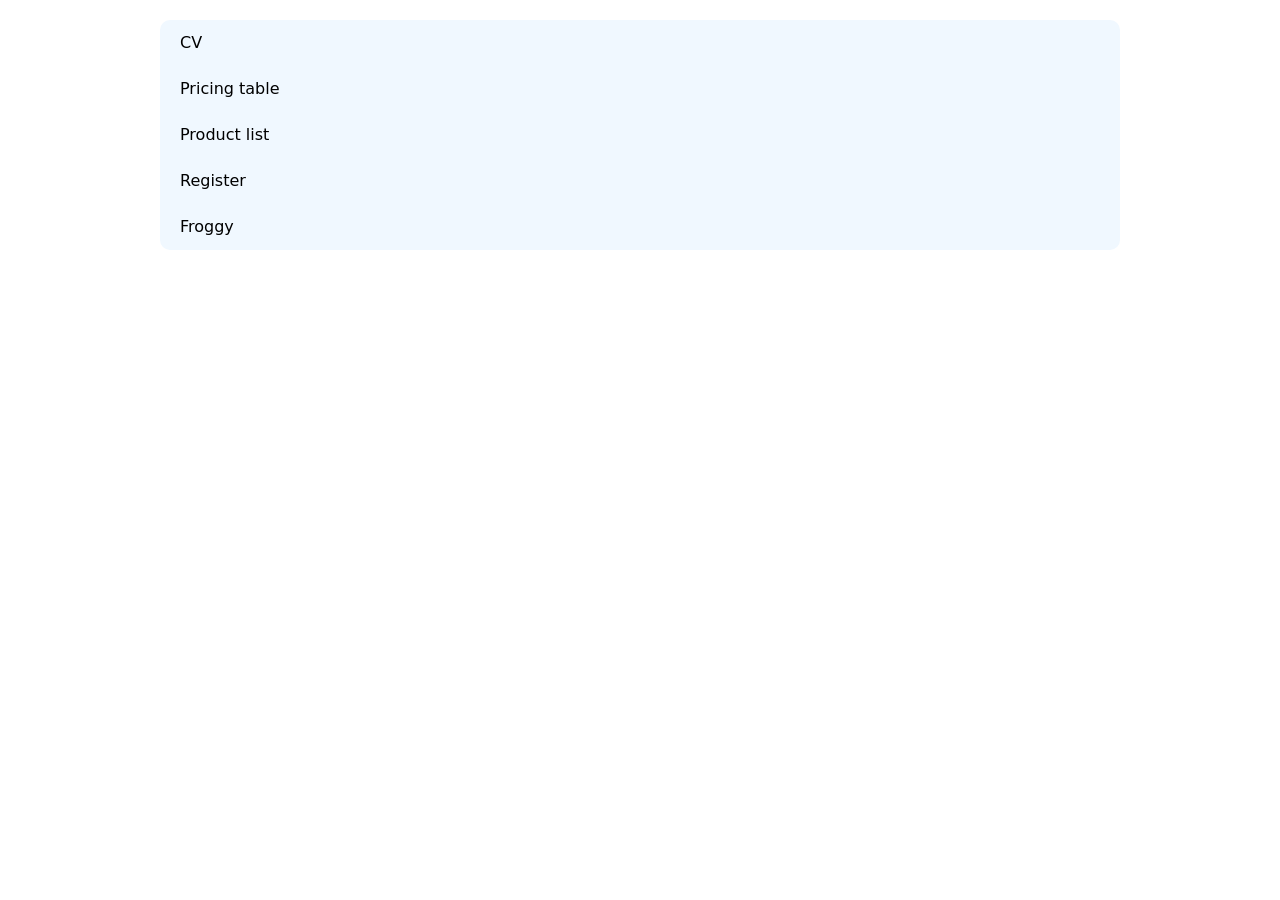
<file: index.html>
<!DOCTYPE html>
<html lang="en">
<head>
  <meta charset="UTF-8">
  <meta name="viewport" content="width=device-width, initial-scale=1.0">
  <title>Bài tập về nhà buổi 6</title>
  <link rel="stylesheet" href="./css/reset.css">
  <link rel="stylesheet" href="./css/style.css">
</head>
<body>
  <div class="list-index-container">
    <ul>
      <li><a href="./cv-flex.html">CV</a></li>
      <li><a href="./pricing-flex.html">Pricing table</a></li>
      <li><a href="./product-list.html">Product list</a></li>
      <li><a href="./register-layout.html">Register</a></li>
      <li><a href="./froggy.html">Froggy</a></li>
    </ul>
  </div>
</body>
</html>
</file>
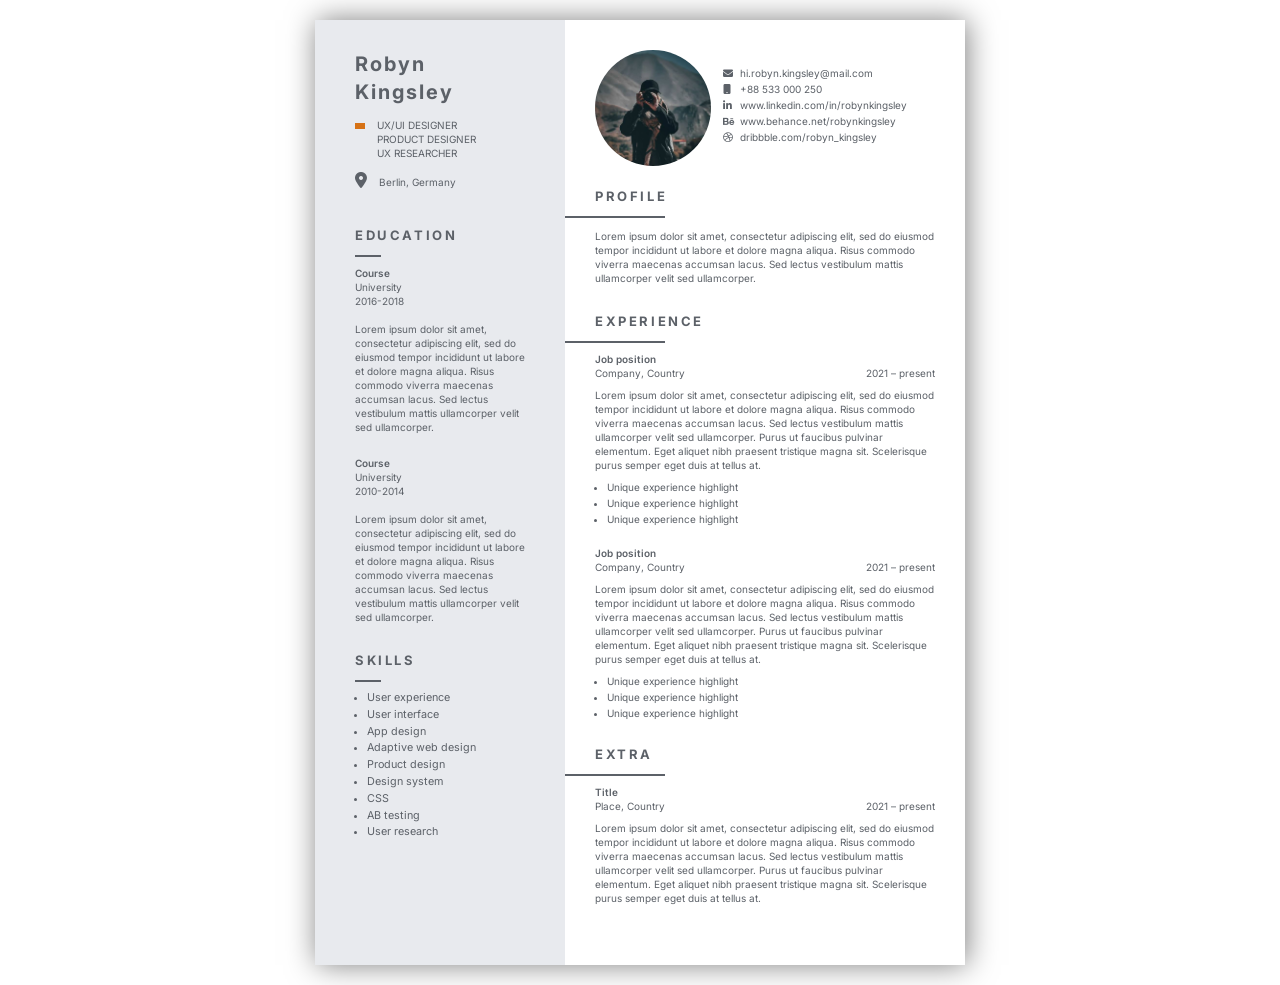
<file: cv-flex.html>
<!doctype html>
<html lang="en">
  <head>
    <meta charset="UTF-8" />
    <meta name="viewport" content="width=device-width, initial-scale=1.0" />
    <link rel="stylesheet" href="./css/reset.css" />
    <link rel="stylesheet" href="./css/style.css" />
    <link
      rel="stylesheet"
      href="https://cdnjs.cloudflare.com/ajax/libs/font-awesome/6.7.2/css/all.min.css"
      integrity="sha512-Evv84Mr4kqVGRNSgIGL/F/aIDqQb7xQ2vcrdIwxfjThSH8CSR7PBEakCr51Ck+w+/U6swU2Im1vVX0SVk9ABhg=="
      crossorigin="anonymous"
      referrerpolicy="no-referrer"
    />
    <link rel="preconnect" href="https://fonts.googleapis.com" />
    <link rel="preconnect" href="https://fonts.gstatic.com" crossorigin />
    <link
      href="https://fonts.googleapis.com/css2?family=Inter:ital,opsz,wght@0,14..32,100..900;1,14..32,100..900&display=swap"
      rel="stylesheet"
    />
    <title>CV Flex</title>
  </head>
  <body>
    <div class="cv-wrapper">
      <div class="sidebar">
        <div class="sidebar-box profile">
          <h1>Robyn Kingsley</h1>
          <span class="job-title"
            >UX/UI DESIGNER <br />
            PRODUCT DESIGNER <br />
            UX RESEARCHER</span
          >
          <i class="fa-solid fa-location-dot"></i
          ><span class="location">Berlin, Germany</span>
        </div>
        <div class="sidebar-box">
          <h2 class="education-title">Education</h2>
          <div class="education-box">
            <h3 class="course-title">Course</h3>
            <span>University</span>
            <span>2016-2018</span>
            <p>
              Lorem ipsum dolor sit amet, consectetur adipiscing elit, sed do
              eiusmod tempor incididunt ut labore et dolore magna aliqua. Risus
              commodo viverra maecenas accumsan lacus. Sed lectus vestibulum
              mattis ullamcorper velit sed ullamcorper.
            </p>
          </div>
          <div class="education-box">
            <h3 class="course-title">Course</h3>
            <span>University</span>
            <span>2010-2014</span>
            <p>
              Lorem ipsum dolor sit amet, consectetur adipiscing elit, sed do
              eiusmod tempor incididunt ut labore et dolore magna aliqua. Risus
              commodo viverra maecenas accumsan lacus. Sed lectus vestibulum
              mattis ullamcorper velit sed ullamcorper.
            </p>
          </div>
        </div>
        <div class="sidebar-box">
          <h3 class="skills-title">Skills</h3>
          <div class="list-skills">
            <ul>
              <li>User experience</li>
              <li>User interface</li>
              <li>App design</li>
              <li>Adaptive web design</li>
              <li>Product design</li>
              <li>Design system</li>
              <li>CSS</li>
              <li>AB testing</li>
              <li>User research</li>
            </ul>
          </div>
        </div>
      </div>
      <div class="cv-content">
        <div class="info-box">
          <div class="avatar-box">
            <img src="./img/img-avatar.jpg" alt="Avatar" />
          </div>
          <div class="info-content">
            <a href="mailto:hi.robyn.kingsley@mail.com"
              ><i class="fa-solid fa-envelope"></i>hi.robyn.kingsley@mail.com</a
            >
            <a href="tel:88533000250"
              ><i class="fa-solid fa-mobile"></i>+88 533 000 250</a
            >
            <a href="www.linkedin.com/in/robynkingsley" target="_blank"
              ><i class="fa-brands fa-linkedin-in"></i
              >www.linkedin.com/in/robynkingsley</a
            >
            <a href="www.behance.net/robynkingsley" target="_blank"
              ><i class="fa-brands fa-behance"></i
              >www.behance.net/robynkingsley</a
            >
            <a href="dribbble.com/robyn_kingsley" target="_blank"
              ><i class="fa-brands fa-dribbble"></i
              >dribbble.com/robyn_kingsley</a
            >
          </div>
        </div>
        <div class="profile-box">
          <h2 class="profile-title">Profile</h2>
          <p>
            Lorem ipsum dolor sit amet, consectetur adipiscing elit, sed do
            eiusmod tempor incididunt ut labore et dolore magna aliqua. Risus
            commodo viverra maecenas accumsan lacus. Sed lectus vestibulum
            mattis ullamcorper velit sed ullamcorper.
          </p>
        </div>
        <div class="profile-box">
          <h2 class="experience-title">Experience</h2>
          <div class="job-box">
            <h3 class="job-pos">Job position</h3>
            <div class="com-and-time">
              <span>Company, Country</span>
              <span>2021 – present</span>
            </div>
            <p>
              Lorem ipsum dolor sit amet, consectetur adipiscing elit, sed do
              eiusmod tempor incididunt ut labore et dolore magna aliqua. Risus
              commodo viverra maecenas accumsan lacus. Sed lectus vestibulum
              mattis ullamcorper velit sed ullamcorper. Purus ut faucibus
              pulvinar elementum. Eget aliquet nibh praesent tristique magna
              sit. Scelerisque purus semper eget duis at tellus at.
            </p>
            <ul>
              <li>Unique experience highlight</li>
              <li>Unique experience highlight</li>
              <li>Unique experience highlight</li>
            </ul>
          </div>
          <div class="job-box">
            <h3 class="job-pos">Job position</h3>
            <div class="com-and-time">
              <span>Company, Country</span>
              <span>2021 – present</span>
            </div>
            <p>
              Lorem ipsum dolor sit amet, consectetur adipiscing elit, sed do
              eiusmod tempor incididunt ut labore et dolore magna aliqua. Risus
              commodo viverra maecenas accumsan lacus. Sed lectus vestibulum
              mattis ullamcorper velit sed ullamcorper. Purus ut faucibus
              pulvinar elementum. Eget aliquet nibh praesent tristique magna
              sit. Scelerisque purus semper eget duis at tellus at.
            </p>
            <ul>
              <li>Unique experience highlight</li>
              <li>Unique experience highlight</li>
              <li>Unique experience highlight</li>
            </ul>
          </div>
        </div>
        <div class="profile-box">
          <h2 class="extra-title">Extra</h2>
          <div class="extra-box">
            <h3 class="title-title">Title</h3>
            <div class="place-and-time">
              <span>Place, Country</span>
              <span>2021 – present</span>
            </div>
            <p>
              Lorem ipsum dolor sit amet, consectetur adipiscing elit, sed do
              eiusmod tempor incididunt ut labore et dolore magna aliqua. Risus
              commodo viverra maecenas accumsan lacus. Sed lectus vestibulum
              mattis ullamcorper velit sed ullamcorper. Purus ut faucibus
              pulvinar elementum. Eget aliquet nibh praesent tristique magna
              sit. Scelerisque purus semper eget duis at tellus at.
            </p>
          </div>
        </div>
      </div>
    </div>
  </body>
</html>
</file>
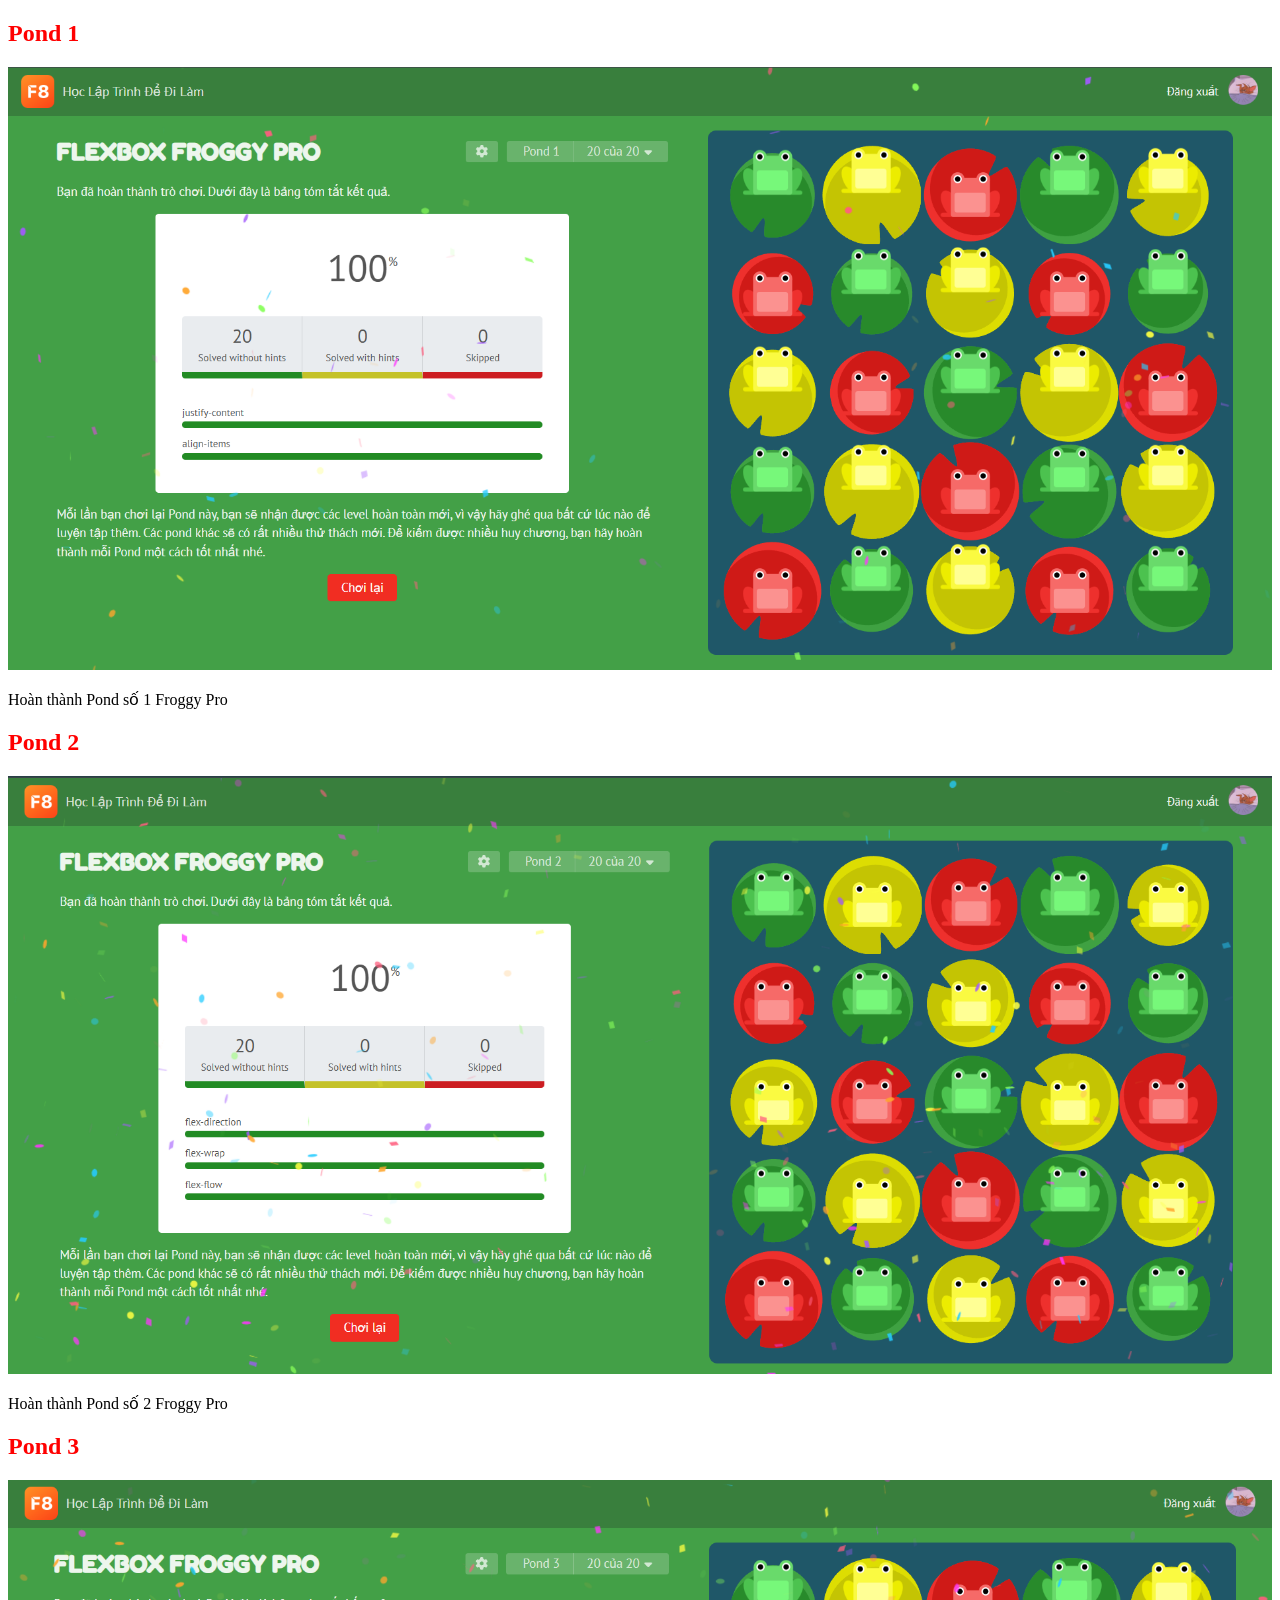
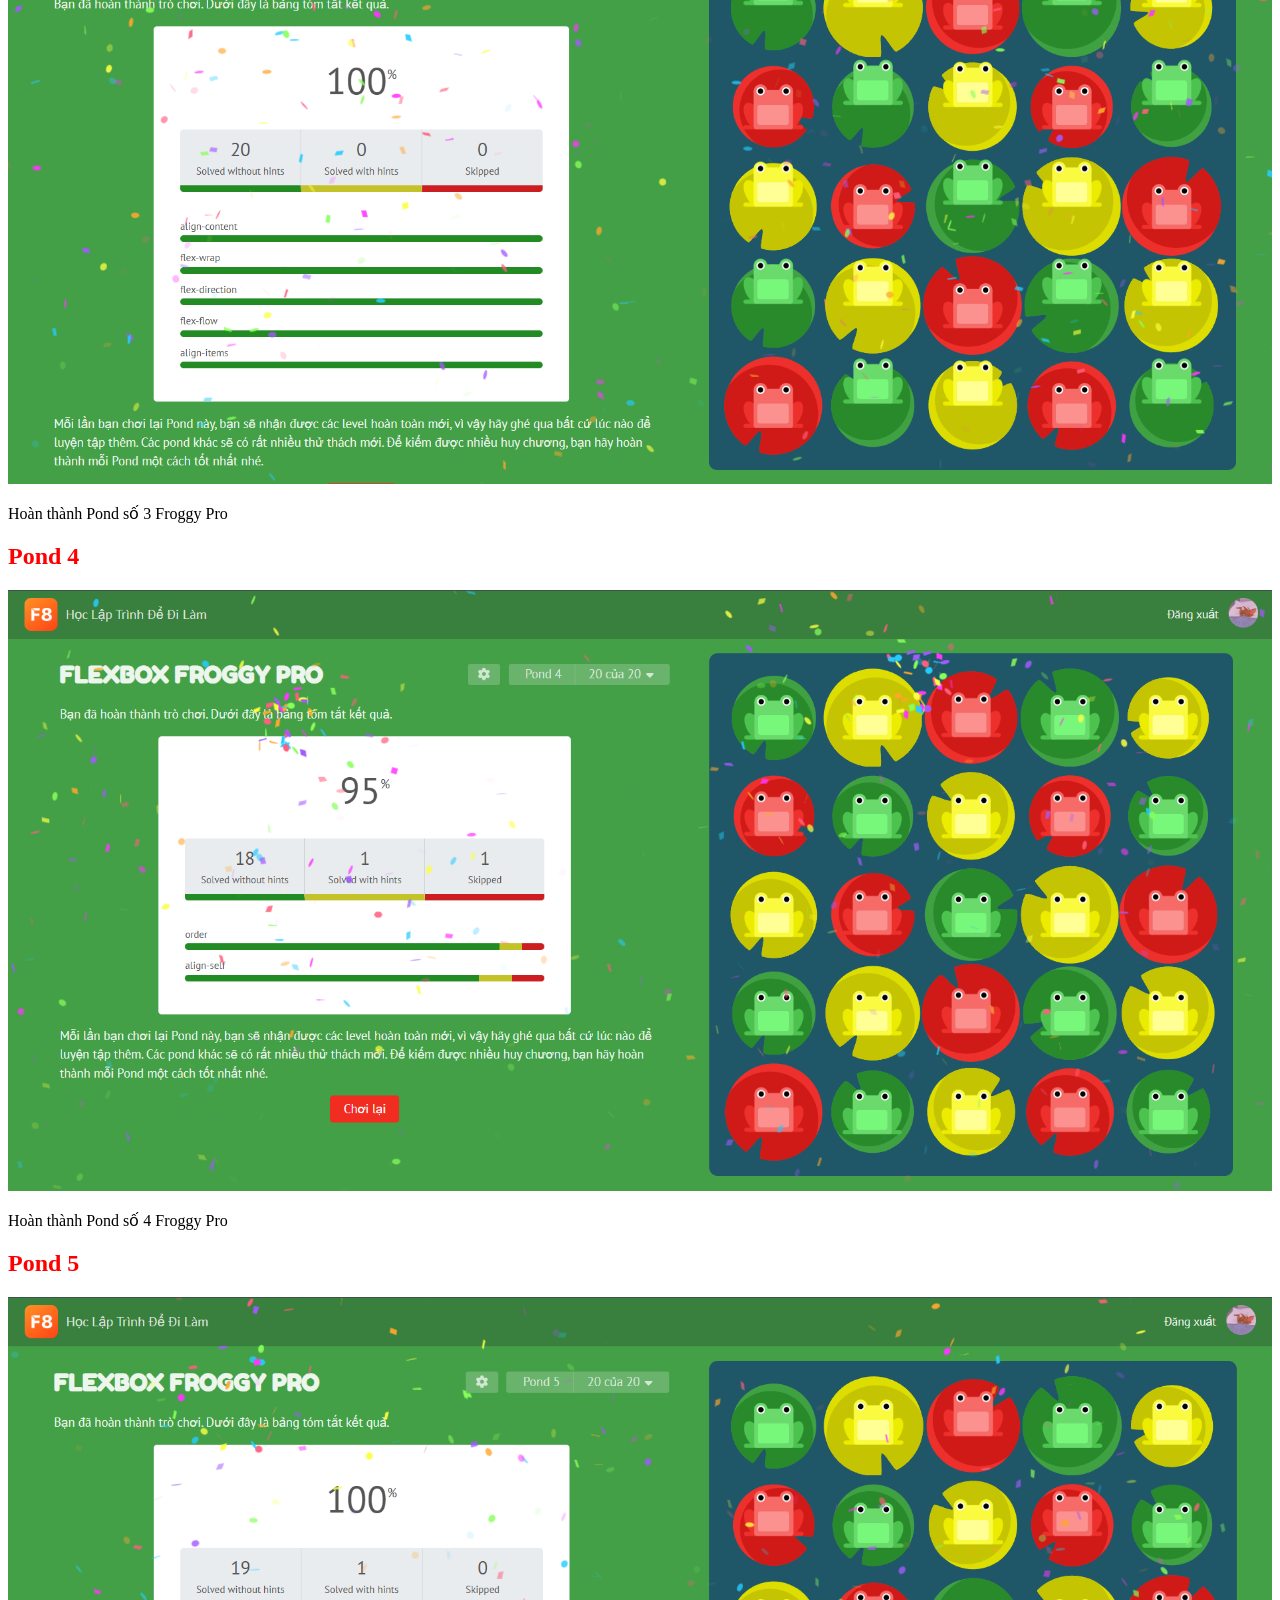
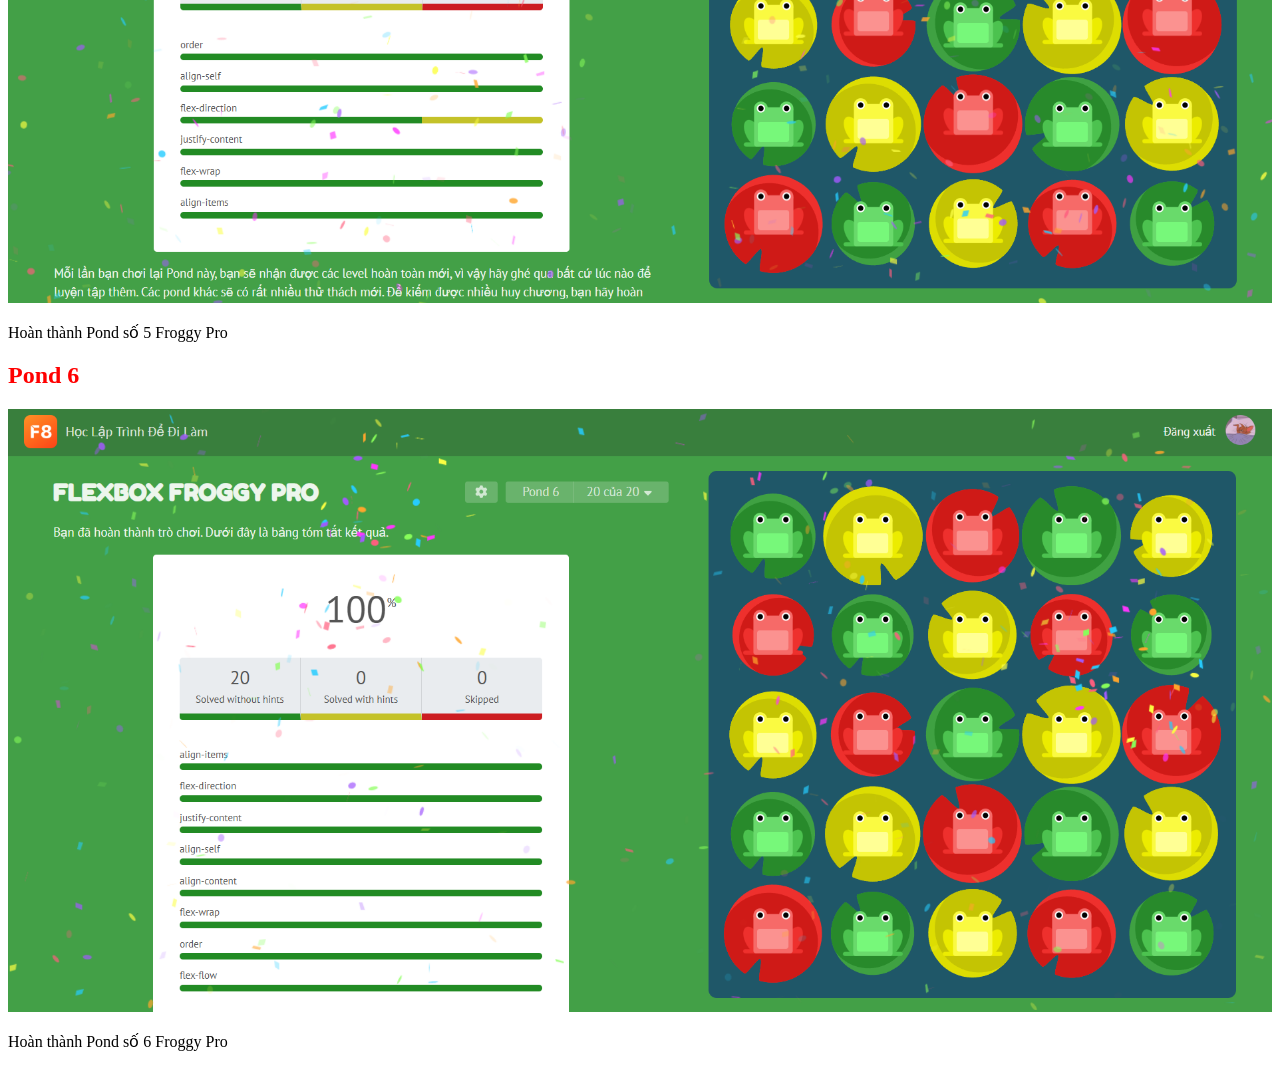
<file: froggy.html>
<!DOCTYPE html>
<html lang="en">
<head>
  <meta charset="UTF-8">
  <meta name="viewport" content="width=device-width, initial-scale=1.0">
  <title>Froggy</title>
  <style>
    h2 {
      color: red;
    }
    img {
      width: 100%;
    }
  </style>
</head>
<body>
  <h2>Pond 1</h2>
  <img src="img/img-froggy-pond-1.png" alt="Pond 1">
  <p>Hoàn thành Pond số 1 Froggy Pro</p>
  <h2>Pond 2</h2>
  <img src="img/img-froggy-pond-2.png" alt="Pond 2">
  <p>Hoàn thành Pond số 2 Froggy Pro</p>
  <h2>Pond 3</h2>
  <img src="img/img-froggy-pond-3.png" alt="Pond 3">
  <p>Hoàn thành Pond số 3 Froggy Pro</p>
  <h2>Pond 4</h2>
  <img src="img/img-froggy-pond-4.png" alt="Pond 4">
  <p>Hoàn thành Pond số 4 Froggy Pro</p>
  <h2>Pond 5</h2>
  <img src="img/img-froggy-pond-5.png" alt="Pond 5">
  <p>Hoàn thành Pond số 5 Froggy Pro</p>
  <h2>Pond 6</h2>
  <img src="img/img-froggy-pond-6.png" alt="Pond 6">
  <p>Hoàn thành Pond số 6 Froggy Pro</p>
</body>
</html>
</file>
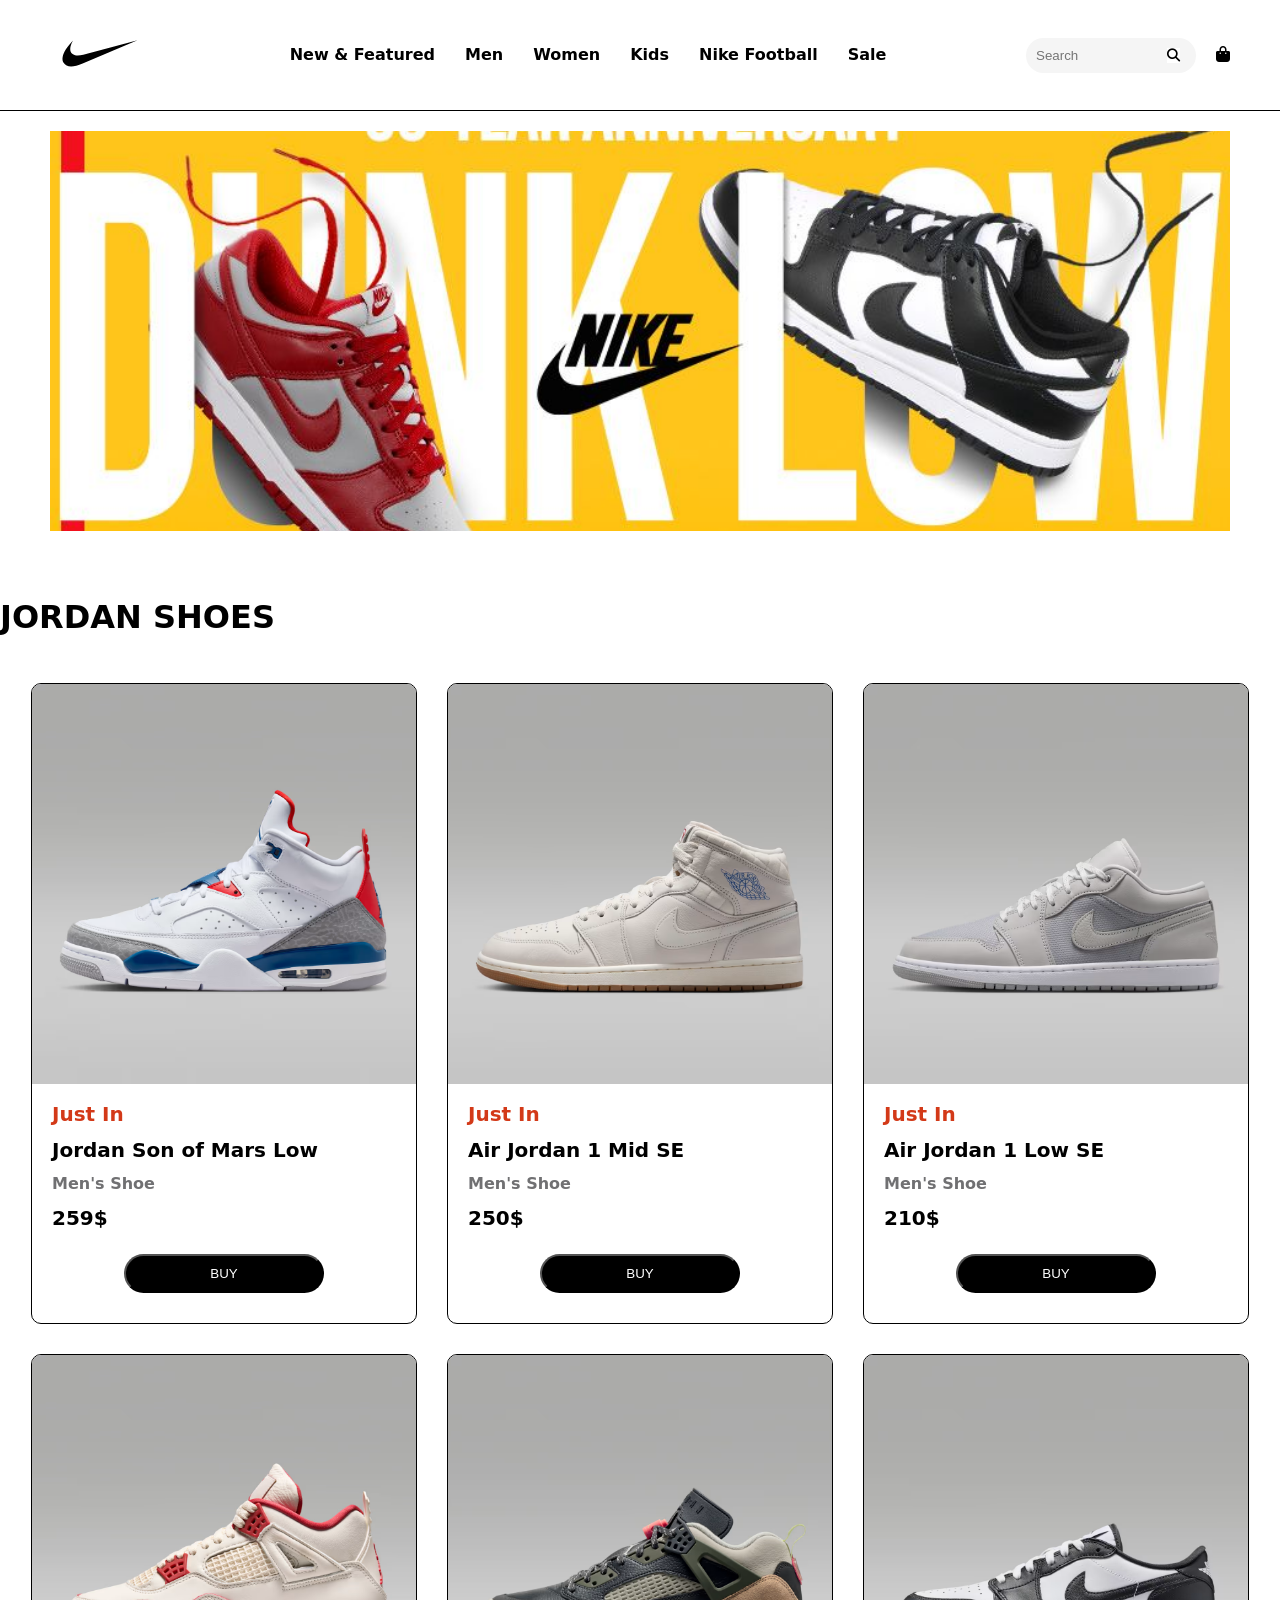
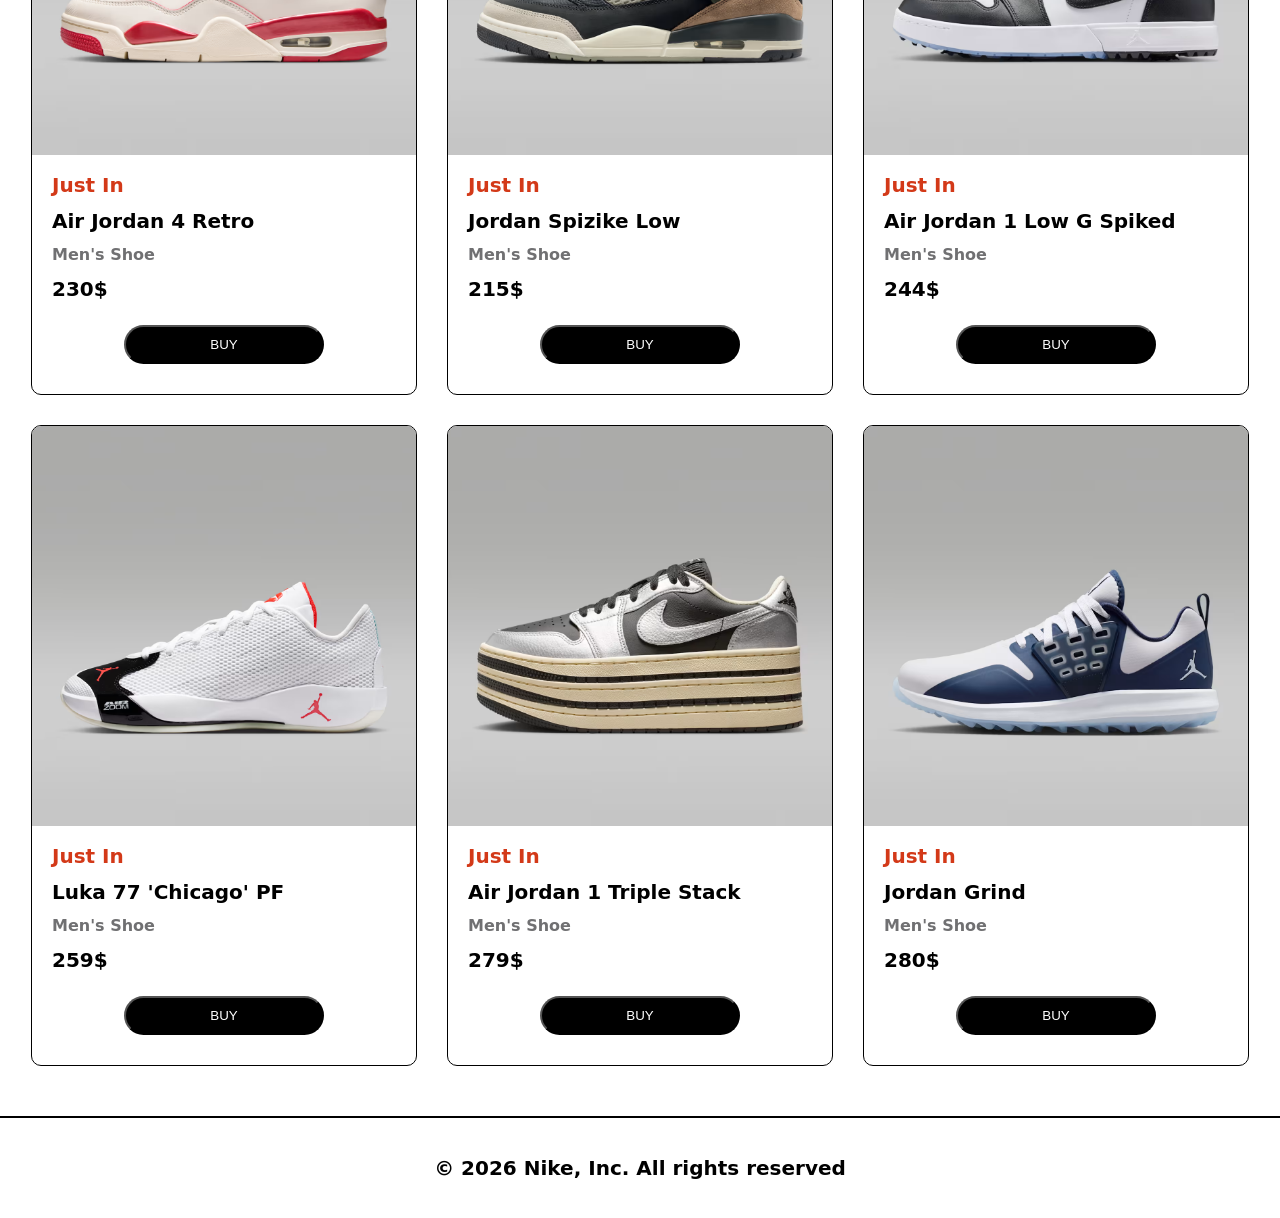
<file: product-list.html>
<!doctype html>
<html lang="en">
  <head>
    <meta charset="UTF-8" />
    <meta name="viewport" content="width=device-width, initial-scale=1.0" />
    <title>Nike Jordan Shoes</title>
    <link rel="stylesheet" href="css/reset.css" />
    <link rel="stylesheet" href="css/style.css" />
    <link
      rel="stylesheet"
      href="https://cdnjs.cloudflare.com/ajax/libs/font-awesome/6.7.2/css/all.min.css"
      integrity="sha512-Evv84Mr4kqVGRNSgIGL/F/aIDqQb7xQ2vcrdIwxfjThSH8CSR7PBEakCr51Ck+w+/U6swU2Im1vVX0SVk9ABhg=="
      crossorigin="anonymous"
      referrerpolicy="no-referrer"
    />
  </head>
  <body>
    <header>
      <div class="logo-box">
        <svg
          aria-hidden="true"
          class="swoosh-svg"
          focusable="false"
          viewBox="0 0 24 24"
          role="img"
          width="100px"
          height="100px"
          fill="none"
        >
          <path
            fill="currentColor"
            fill-rule="evenodd"
            d="M21 8.719L7.836 14.303C6.74 14.768 5.818 15 5.075 15c-.836 0-1.445-.295-1.819-.884-.485-.76-.273-1.982.559-3.272.494-.754 1.122-1.446 1.734-2.108-.144.234-1.415 2.349-.025 3.345.275.2.666.298 1.147.298.386 0 .829-.063 1.316-.19L21 8.719z"
            clip-rule="evenodd"
          ></path>
        </svg>
      </div>
      <nav>
        <ul>
          <li><a href="#news-and-features">New & Featured</a></li>
          <li><a href="#men">Men</a></li>
          <li><a href="#women">Women</a></li>
          <li><a href="#kids">Kids</a></li>
          <li><a href="#nike-footbal">Nike Football</a></li>
          <li><a href="#sale">Sale</a></li>
        </ul>
      </nav>
      <div class="search-and-bag">
        <form action="#" class="form-search">
          <input type="text" name="search" id="search" placeholder="Search" />
          <button><i class="fa-solid fa-magnifying-glass"></i></button>
        </form>
        <div class="bag">
          <i class="fa-solid fa-bag-shopping"></i>
        </div>
      </div>
    </header>
    <main>
      <section class="banner">
        <img src="img/banner.jpg" alt="banner" />
      </section>
      <section class="product-list">
        <h1 class="product-title">Jordan Shoes</h1>
        <div class="list-of-products">
          <div class="product-item">
            <div class="product-img">
              <img src="img/img-shoes-1.avif" alt="Shoes 1" />
            </div>
            <div class="product-info">
              <span class="just-in">Just in</span>
              <h3 class="product-name">Jordan Son of Mars Low</h3>
              <span class="product-type">Men's Shoe</span>
              <span class="product-price">259$</span>
              <button class="btn">Buy</button>
            </div>
          </div>
          <div class="product-item">
            <div class="product-img">
              <img src="img/img-shoes-2.avif" alt="Shoes 2" />
            </div>
            <div class="product-info">
              <span class="just-in">Just in</span>
              <h3 class="product-name">Air Jordan 1 Mid SE</h3>
              <span class="product-type">Men's Shoe</span>
              <span class="product-price">250$</span>
              <button class="btn">Buy</button>
            </div>
          </div>
          <div class="product-item">
            <div class="product-img">
              <img src="img/img-shoes-3.avif" alt="Shoes 3" />
            </div>
            <div class="product-info">
              <span class="just-in">Just in</span>
              <h3 class="product-name">Air Jordan 1 Low SE</h3>
              <span class="product-type">Men's Shoe</span>
              <span class="product-price">210$</span>
              <button class="btn">Buy</button>
            </div>
          </div>
          <div class="product-item">
            <div class="product-img">
              <img src="img/img-shoes-4.avif" alt="Shoes 4" />
            </div>
            <div class="product-info">
              <span class="just-in">Just in</span>
              <h3 class="product-name">Air Jordan 4 Retro</h3>
              <span class="product-type">Men's Shoe</span>
              <span class="product-price">230$</span>
              <button class="btn">Buy</button>
            </div>
          </div>
          <div class="product-item">
            <div class="product-img">
              <img src="img/img-shoes-5.avif" alt="Shoes 5" />
            </div>
            <div class="product-info">
              <span class="just-in">Just in</span>
              <h3 class="product-name">Jordan Spizike Low</h3>
              <span class="product-type">Men's Shoe</span>
              <span class="product-price">215$</span>
              <button class="btn">Buy</button>
            </div>
          </div>
          <div class="product-item">
            <div class="product-img">
              <img src="img/img-shoes-6.avif" alt="Shoes 6" />
            </div>
            <div class="product-info">
              <span class="just-in">Just in</span>
              <h3 class="product-name">Air Jordan 1 Low G Spiked</h3>
              <span class="product-type">Men's Shoe</span>
              <span class="product-price">244$</span>
              <button class="btn">Buy</button>
            </div>
          </div>
          <div class="product-item">
            <div class="product-img">
              <img src="img/img-shoes-7.avif" alt="Shoes 7" />
            </div>
            <div class="product-info">
              <span class="just-in">Just in</span>
              <h3 class="product-name">Luka 77 'Chicago' PF</h3>
              <span class="product-type">Men's Shoe</span>
              <span class="product-price">259$</span>
              <button class="btn">Buy</button>
            </div>
          </div>
          <div class="product-item">
            <div class="product-img">
              <img src="img/img-shoes-8.avif" alt="Shoes 8" />
            </div>
            <div class="product-info">
              <span class="just-in">Just in</span>
              <h3 class="product-name">Air Jordan 1 Triple Stack</h3>
              <span class="product-type">Men's Shoe</span>
              <span class="product-price">279$</span>
              <button class="btn">Buy</button>
            </div>
          </div>
          <div class="product-item">
            <div class="product-img">
              <img src="img/img-shoes-9.avif" alt="Shoes 9" />
            </div>
            <div class="product-info">
              <span class="just-in">Just in</span>
              <h3 class="product-name">Jordan Grind</h3>
              <span class="product-type">Men's Shoe</span>
              <span class="product-price">280$</span>
              <button class="btn">Buy</button>
            </div>
          </div>
        </div>
      </section>
    </main>
    <footer>
      <span
        >©
        <!-- -->2026<!-- -->
        Nike, Inc. All rights reserved</span
      >
    </footer>
  </body>
</html>
</file>
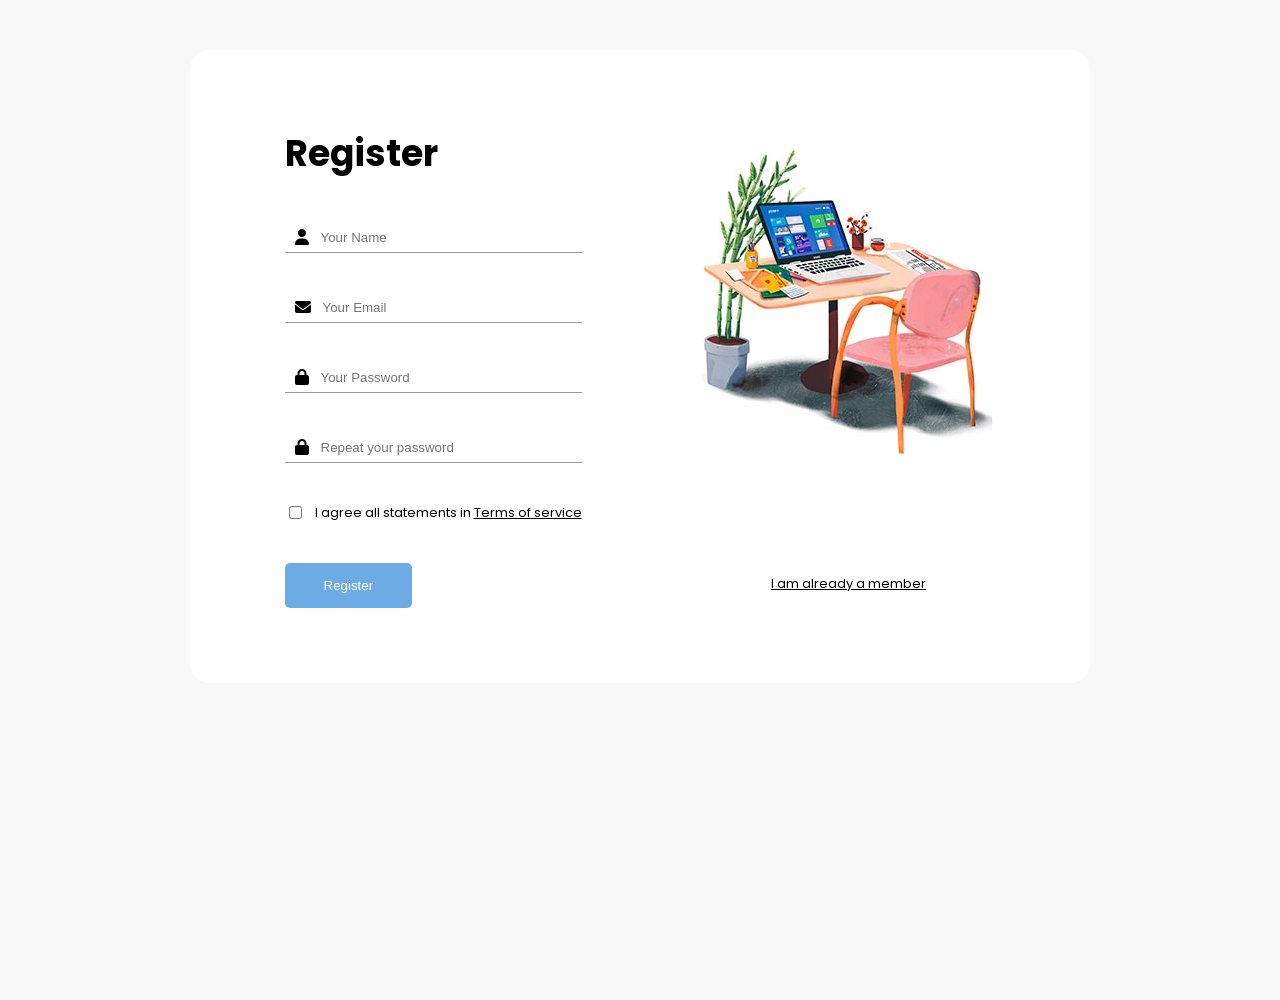
<file: register-layout.html>
<!doctype html>
<html lang="en">
  <head>
    <meta charset="UTF-8" />
    <meta name="viewport" content="width=device-width, initial-scale=1.0" />
    <link rel="stylesheet" href="css/reset.css" />
    <link rel="stylesheet" href="css/style.css" />
    <link
      rel="stylesheet"
      href="https://cdnjs.cloudflare.com/ajax/libs/font-awesome/6.7.2/css/all.min.css"
      integrity="sha512-Evv84Mr4kqVGRNSgIGL/F/aIDqQb7xQ2vcrdIwxfjThSH8CSR7PBEakCr51Ck+w+/U6swU2Im1vVX0SVk9ABhg=="
      crossorigin="anonymous"
      referrerpolicy="no-referrer"
    />
    <link rel="preconnect" href="https://fonts.googleapis.com" />
    <link rel="preconnect" href="https://fonts.gstatic.com" crossorigin />
    <link
      href="https://fonts.googleapis.com/css2?family=Poppins:ital,wght@0,100;0,200;0,300;0,400;0,500;0,600;0,700;0,800;0,900;1,100;1,200;1,300;1,400;1,500;1,600;1,700;1,800;1,900&display=swap"
      rel="stylesheet"
    />
    <title>Register Page</title>
  </head>
  <body>
    <div class="register-container">
      <div class="register-content">
        <div class="register-form">
          <form action="" class="register-form" autocomplete="off" >
            <h1>Register</h1>
            <div class="form-input">
              <label for="name"><i class="fa-solid fa-user"></i></label>
              <input
                type="text"
                id="name"
                name="name"
                placeholder="Your Name"
                required
              />
            </div>
            <div class="form-input">
              <label for="email"><i class="fa-solid fa-envelope"></i></label>
              <input
                type="email"
                id="email"
                name="email"
                placeholder="Your Email"
                required
              />
            </div>
            <div class="form-input">
              <label for="password"><i class="fa-solid fa-lock"></i></label>
              <input
                type="password"
                id="password"
                name="password"
                placeholder="Your Password"
                required
              />
            </div>
            <div class="form-input">
              <label for="repeat-password"
                ><i class="fa-solid fa-lock"></i
              ></label>
              <input
                type="password"
                id="repeat-password"
                name="repeat-password"
                placeholder="Repeat your password"
                required
              />
            </div>
            <div class="form-checkbox">
              <input type="checkbox" name="agree" id="agree" />
              <label for="agree"
                >I agree all statements in <a href="#">Terms of service</a></label
              >
            </div>
            <button class="btn-register">Register</button>
          </form>
        </div>
        <div class="picture-container">
          <img src="img/image-register.jpg" alt="Register" />
          <a href="#">I am already a member</a>
        </div>
      </div>
    </div>
  </body>
</html>
</file>
<file: css/style.css>
:root {
  --cv-sidebar-color: #e8eaee;
  --cv-sidebar-font-color: #5c6168;
  --register-bgc: #f8f8f8;
  --font-14px: 0.875rem;
  --font-20px: 1.25rem;
  --font-10px: 0.625rem;
}

/* CSS index.html */
body {
  font-family:
    system-ui,
    -apple-system,
    BlinkMacSystemFont,
    "Segoe UI",
    Roboto,
    Oxygen,
    Ubuntu,
    Cantarell,
    "Open Sans",
    "Helvetica Neue",
    sans-serif;
  box-sizing: border-box;
}
.wrapper {
  max-width: 500px;
  height: 300px;
  margin: 10% auto;
  background-color: #f09371;
  border-radius: 10px;
}

.sidebar-box .profile h1 {
  font-size: 1.75rem;
  text-align: center;
  padding: 10px 0;
}

.list-index-container {
  max-width: 75%;
  background-color: aliceblue;
  margin: 20px auto;
  font-size: 1rem;
  border-radius: 10px;
}

.list-index-container li {
  padding: 15px 20px;
}

.list-index-container a {
  text-decoration: none;
  color: inherit;
}

.list-index-container:visited {
  color: #f94449;
}

/* CSS cv-flex.html */
.cv-wrapper {
  font-family: "Inter", sans-serif;
  color: var(--cv-sidebar-font-color);
  max-width: 650px;
  display: flex;
  margin: 20px auto;
  box-shadow: 2px 0px 28px 0px rgba(0, 0, 0, 0.5);
}

.sidebar {
  flex: 1;
  background-color: var(--cv-sidebar-color);
  padding: 30px 40px;
}

.sidebar-box,
.profile-box {
  margin-bottom: 30px;
}

.siderbar-box .profile {
  width: 150px;
}

.sidebar-box h1 {
  font-size: var(--font-20px);
  font-weight: 700;
  text-transform: capitalize;
  text-align: left;
  margin-bottom: 0.75rem;
  letter-spacing: 0.1em;
  line-height: 1.4;
}

.sidebar-box span {
  display: inline-block;
  margin-bottom: 0.75rem;
}

.sidebar-box .job-title {
  font-size: var(--font-10px);
  text-transform: uppercase;
  line-height: 1.4;
  display: flex;
  align-items: flex-start;
  gap: 12px;
}

.sidebar-box .job-title::before {
  content: "";
  display: inline-block;
  width: 10px;
  height: 6px;
  background-color: #d67215;
  margin-top: 5px;
}

.sidebar-box .location {
  margin-left: 12px;
  font-size: var(--font-10px);
}

.education-title,
.skills-title,
.profile-title,
.experience-title,
.extra-title {
  font-size: 0.8125rem;
  text-transform: uppercase;
  font-weight: 700;
  letter-spacing: 0.2em;
  padding-bottom: 10px;
  margin-bottom: 1rem;
  position: relative;
}

.sidebar-box .education-title::after,
.sidebar-box .skills-title::after {
  content: "";
  position: absolute;
  left: 0;
  bottom: -5px;
  width: 26px;
  height: 2px;
  background: var(--cv-sidebar-font-color);
}

.education-box,
.skills-box,
.job-box,
.extra-box {
  font-size: var(--font-10px);
  margin-bottom: 24px;
}

.course-title,
.job-pos,
.title-title {
  font-weight: 600;
  margin-bottom: 4px;
}

.education-box span {
  display: block;
  margin-bottom: 4px;
}

.education-box p {
  margin-top: 16px;
  line-height: 1.4;
  text-align: start;
}

.list-skills {
  font-size: 0.675em;
}

.list-skills ul,
.job-box ul {
  margin-left: 12px;
}

.list-skills li,
.job-box li {
  list-style: disc;
  margin-bottom: 6px;
}

.cv-content {
  flex: 2;
  padding: 30px;
}

.info-box {
  display: flex;
  align-items: center;
  gap: 12px;
  margin-bottom: 24px;
}

.info-content {
  display: flex;
  flex-direction: column;
}

.info-box a {
  font-size: var(--font-10px);
  text-decoration: none;
  color: var(--cv-sidebar-font-color);
  margin-bottom: 6px;
}

.info-box i {
  width: 4.5px;
  height: 9px;
  margin-right: 12px;
}

.avatar-box {
  flex-shrink: 0;
  width: 116px;
  height: 116px;
  border-radius: 50%;
  overflow: hidden;
}

.avatar-box img {
  width: 100%;
}

.profile-title::after,
.experience-title::after,
.extra-title::after {
  content: "";
  position: absolute;
  left: -30px;
  bottom: -5px;
  width: 100px;
  height: 2px;
  background: var(--cv-sidebar-font-color);
}

.cv-content p {
  font-size: var(--font-10px);
  line-height: 1.4;
}

.com-and-time,
.place-and-time {
  display: flex;
  justify-content: space-between;
  margin-bottom: 10px;
}

.job-box p,
.extra-box p {
  margin-bottom: 10px;
}

/* CSS pricing-flex.html */
.pricing-table-wrapper {
  font-family: "Inter", sans-serif;
}

.header {
  display: flex;
  align-items: center;
  justify-content: space-between;
  padding: 25px 40px;
  border-bottom: 1px solid #ccc;
}

.logo-and-nav-container {
  display: flex;
  align-items: center;
  gap: 40px;
}

.nav > ul {
  display: flex;
  gap: 30px;
  align-items: center;
}

.nav > ul > li.has-sub-menu {
  min-width: 100px;
  text-align: center;
}

.nav > ul > li:nth-child(3) {
  margin-left: 10px;
}

.nav > ul > li > a {
  text-decoration: none;
  font-size: var(--font-14px);
  font-weight: 500;
  color: #000;
  position: relative;
}

.nav > ul > li.has-sub-menu > a::after {
  content: "\f078";
  font-family: "Font Awesome 7 Free";
  font-weight: 900;
  margin-left: 10px;
  font-size: var(--font-10px);
  position: absolute;
  top: 5px;
}

.btn-group button {
  padding: 8px 10px;
  border: 1px solid #ccc;
  border-radius: 10px;
  font-size: var(--font-14px);
  font-weight: 500;
  background-color: #fff;
}

.btn-group .register {
  background-color: #000;
  color: #fff;
}

.btn-group .sign-in:hover {
  border-color: #000;
}

.btn-group .register:hover {
  background-color: #fff;
  color: #000;
  border-color: #000;
}

.main-content {
  margin-top: 100px;
  text-align: center;
}

.main-content h1 {
  font-size: 3.5rem;
  font-weight: 600;
  padding-bottom: var(--font-20px);
  letter-spacing: -0.125rem;
}

.main-content p {
  font-size: var(--font-20px);
  line-height: 1.4;
  font-weight: 500;
}

.date-sub-wrapper {
  margin-top: 40px;
  display: flex;
  align-items: center;
  position: relative;
  justify-content: center;
}

.date-sub-wrapper .monthly {
  padding: 8px 20px;
  border: 1px solid #ddd;
  background-color: #ddd;
  color: #777;
  font-size: var(--font-14px);
  font-weight: 600;
  border-radius: 10px;
  margin-right: 100px;
}

.date-sub-wrapper .annual {
  padding: 8px 20px;
  border: 2px solid #ddd;
  background-color: #fff;
  border-radius: 10px;
  position: absolute;
  left: calc(50% - 16px);
}

.pricing-list-wrapper {
  margin-top: 100px;
  display: flex;
  align-items: center;
  justify-content: center;
  gap: 100px;
}

.pricing-table-box {
  border: 1px solid #ddd;
  padding: 21px 25px;
  border-radius: 15px;
  transition: all ease 0.2s;
}

.pricing-table-box:nth-child(2) {
  box-shadow: rgba(83, 155, 247) 0px 8px 24px;
}

.pricing-table-box .type-label {
  padding: 10px 0 30px 0;
  font-size: var(--font-20px);
  font-weight: 600;
}

.pricing-table-box .price-and-sale {
  display: flex;
  align-items: center;
  gap: 20px;
}

.pricing-table-box .price {
  font-size: 2.5rem;
  font-weight: 700;
  margin-bottom: 5px;
}

.pricing-table-box .sale {
  font-size: 0.75rem;
  border: 1px solid #c8dcff;
  padding: 3px 7px;
  border-radius: 5px;
  background-color: #e8f0ff;
  color: #539bf7;
}

.pricing-table-box .description {
  font-size: 0.75rem;
  color: #888;
  margin-bottom: 40px;
}

.pricing-table-box .pricing-table-content p {
  font-size: 1rem;
  font-weight: 600;
  margin-bottom: 15px;
}

.pricing-table-box .pricing-table-content > ul > li {
  margin-bottom: 15px;
  font-size: var(--font-14px);
}

.pricing-table-box .pricing-table-content > ul > li::before {
  content: "\f00c";
  font-family: "Font Awesome 7 Free";
  font-size: var(--font-10px);
  font-weight: 900;
  padding: 5px;
  color: #777;
  background-color: #eee;
  margin-right: 8px;
  border-radius: 5px;
}

.footer {
  margin-top: 100px;
  height: 80px;
  display: flex;
  align-items: center;
  justify-content: center;
  color: #fff;
  background-color: #000;
}

.btn-sub-container {
  display: flex;
  align-items: center;
  justify-content: center;
  margin-top: 30px;
}

.btn-sub-container button {
  padding: 8px 12px;
  width: 100%;
  border: 1px solid #ddd;
  border-radius: 10px;
  background-color: #fff;
  font-weight: 600;
}

.btn-sub-container .pro {
  background-color: #000;
  color: #fff;
}

.btn-sub-container button:hover {
  border-color: #000;
}

.btn-sub-container .pro:hover {
  background-color: #fff;
  color: #000;
}

.pricing-table-box:hover {
  box-shadow: rgba(0, 0, 0, 0.35) 0px 5px 15px;
}

.pricing-table-box:nth-child(2):hover {
  box-shadow: rgba(83, 155, 247) 0px 8px 24px;
  transform: translateY(-30px);
}

/* CSS product-list.html */
header {
  display: flex;
  align-items: center;
  justify-content: space-between;
  height: 4.375rem;
  padding: 20px 50px;
  border-bottom: 1px solid #000;
}

.logo-box {
  width: 100px;
}

nav ul {
  display: flex;
  align-items: center;
  gap: 30px;
}

nav a {
  text-decoration: none;
  color: #000;
  font-weight: 700;
  font-size: 1rem;
}

.search-and-bag {
  display: flex;
  gap: 20px;
  position: relative;
}

.search-and-bag button {
  background-color: #fff;
  border: none;
  padding: 0;
  margin: 0;
  position: absolute;
  top: 10px;
  right: 50px;
}

.search-and-bag input {
  width: 150px;
  padding: 10px;
  border: none;
  border-radius: 30px;
  background-color: #f5f5f5;
}

.bag {
  padding-top: 8px;
}

.banner {
  height: 400px;
  padding: 20px 50px;
  overflow: hidden;
}

.banner img {
  width: 100%;
  height: 100%;
  object-fit: cover;
  object-position: center;
}

.product-title {
  margin-top: 50px;
  font-size: 2rem;
  font-weight: 700;
  text-transform: uppercase;
}

.list-of-products {
  margin: 50px auto;
  display: flex;
  flex-wrap: wrap;
  align-items: center;
  justify-content: center;
  gap: 30px;
}

.product-item {
  width: 30%;
  gap: 30px;
  border: 1px solid #000;
  border-radius: 10px;
  overflow: hidden;
}

.product-img {
  height: 400px;
}

.product-img img {
  width: 100%;
  height: 100%;
  object-fit: cover;
  object-position: center;
}

.product-info {
  margin: 20px;
  display: flex;
  flex-direction: column;
  gap: 1rem;
}

.product-info > :nth-child(5) {
  align-self: center;
}

.just-in {
  font-size: var(--font-20px);
  color: #d33918;
  font-weight: 700;
  text-transform: capitalize;
}

.product-name {
  font-size: var(--font-20px);
  font-weight: 600;
}

.product-type {
  color: #707072;
  font-weight: 700;
}

.product-price {
  font-size: var(--font-20px);
  font-weight: 600;
}

.btn {
  padding: 10px 20px;
  width: 200px;
  border-radius: 20px;
  background-color: #000;
  color: #fff;
  text-transform: uppercase;
  margin: 10px auto;
}

footer {
  height: 100px;
  border-top: 2px solid #000;
  display: flex;
  align-items: center;
  justify-content: center;
  font-size: var(--font-20px);
  font-weight: 600;
}

/* CSS Register Layout */
.register-container {
  font-family: "Poppins", sans-serif;
  font-style: normal;
  min-height: 100vh;
  padding: 50px;
  background-color: var(--register-bgc);
}

.register-content {
  max-width: 900px;
  margin: 0 auto;
  display: flex;
  align-items: center;
  justify-content: center;
  background-color: #fff;
  padding: 75px 0;
  border-radius: 20px;
  gap: 120px;
}

.register-form {
  /* margin: 0 50px; */
  display: flex;
  flex-direction: column;
  gap: 40px;
}

.register-form h1 {
  font-size: 2.25rem;
  font-weight: 700;
  line-height: 1.6;
}

.form-input {
  display: flex;
  align-items: center;
  gap: 10px;
  border-bottom: 1px solid #999;
  padding: 6px 10px;
}

.form-input input {
  width: 100%;
  /* display: block; */
  border: none;
  /* border-bottom: 1px solid #999; */
}

.form-input input:focus {
  border: none;
  outline: none;
}

.form-input:focus-within {
  border-bottom-color: #222;
}

.form-checkbox {
  font-size: 0.8125rem;
  line-height: 1.6;
  display: flex;
  align-items: flex-start;
  gap: 10px;
}

.form-checkbox a {
  color: #000;
}

.btn-register {
  padding: 15px 39px;
  width: auto;
  background-color: #6dabe4;
  border: none;
  color: #fff;
  align-self: flex-start;
  border-radius: 5px;
  cursor: pointer;
}

.btn-register:hover {
  background-color: #4292dc;
}

.picture-container {
  display: flex;
  flex-direction: column;
  align-items: center;
  gap: 7.5rem;
}

.picture-container a {
  color: #000;
  font-size: 0.8125rem;
}
</file>
